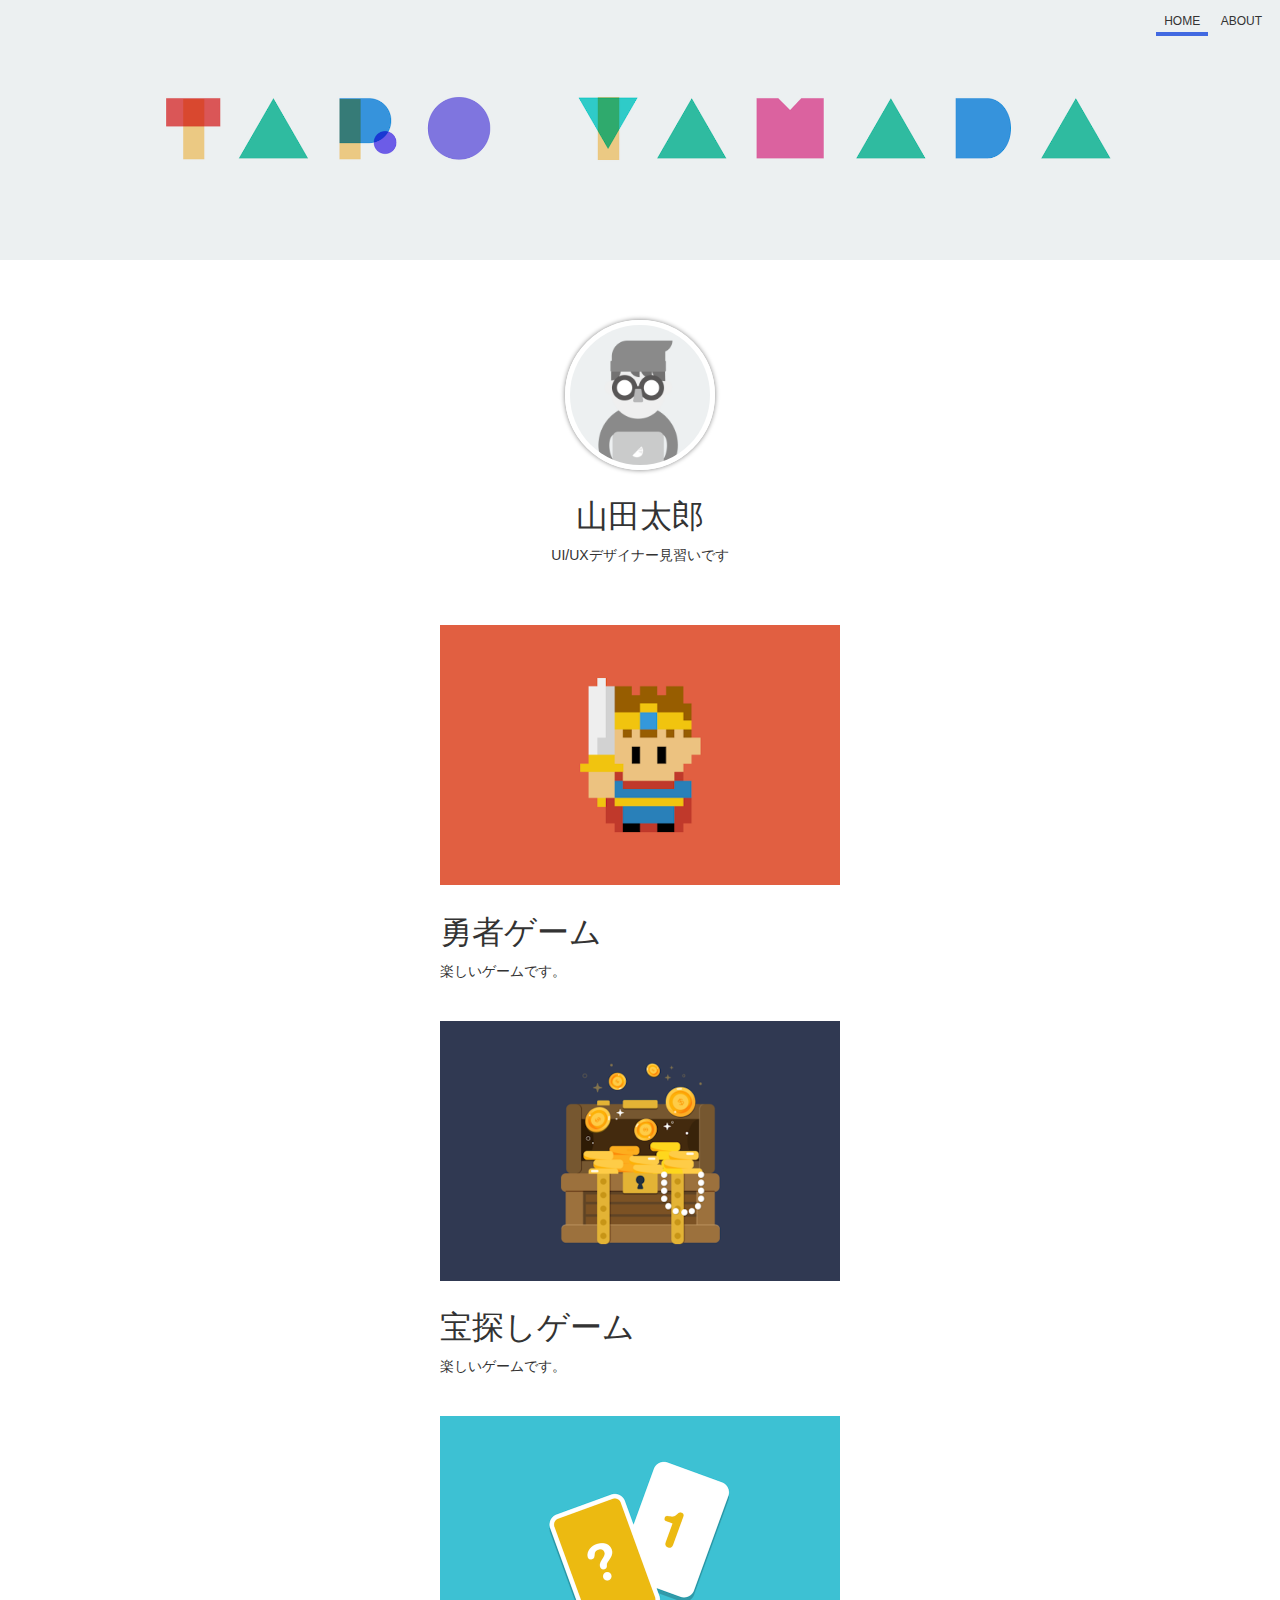
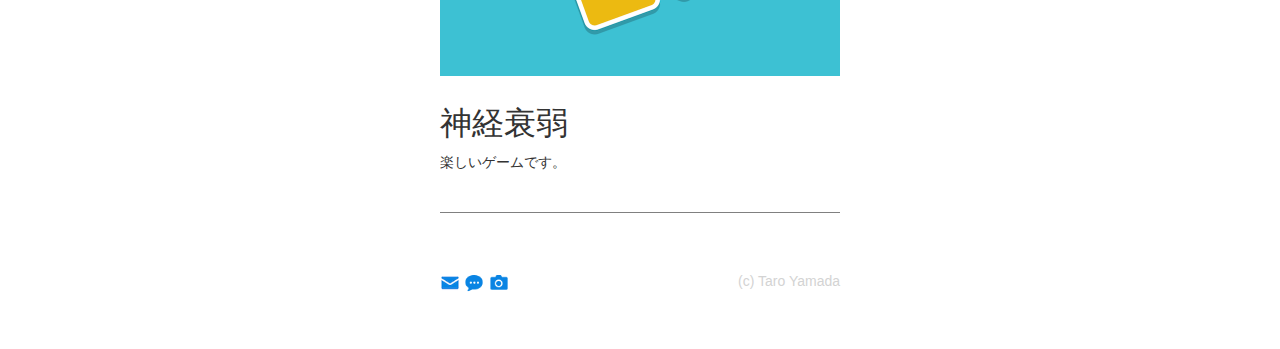
<file: WebContent/index.html>
<!DOCTYPE html>
<html>
<head>
	<meta charset="UTF-8">
	<title>太郎のポートフォリオサイト</title>
	<link rel="icon" href="favicon.ico">
	<meta name="description" content="太郎のポートフォリオサイトです。">
	<link rel="stylesheet" href="css/styles.css">
</head>
<body>
	<header>
		<nav>
			<ul>
				<li class="current">
					<a href="index.html">
						HOME
					</a>
				</li>
				<li>
					<a href="about.html">
						ABOUT
					</a>
				</li>
			</ul>
		</nav>
	</header>

	<section>
		<img src="img/taro.png" width="140" height="140" alt="太郎アイコン" class="icon">
		<h1>山田太郎</h1>
		<p>UI/UXデザイナー見習いです</p>

		<div class="works">
		<section>
			<img src="img/work1.png" width="400" height="260" alt="勇者ゲーム">
			<h1>勇者ゲーム</h1>
			<p>楽しいゲームです。</p>
		</section>

		<section>
			<img src="img/work2.png" width="400" height="260" alt="宝探しゲーム">
			<h1>宝探しゲーム</h1>
			<p>楽しいゲームです。</p>
		</section>

		<section>
			<img src="img/work3.png" width="400" height="260" alt="神経衰弱">
			<h1>神経衰弱</h1>
			<p>楽しいゲームです。</p>
		</section>
		</div>
	</section>

	<footer>
		<ul>
			<li>
				<a href="mailto:hellomikapecia@gmail.com" target="_blank">
					<img src="img/mail.png" width="20" height="20" alt="メール送信">
				</a>
			</li>
			<li>
				<a href="https://dotinstall.com" target="_blank">
					<img src="img/blog.png" width="20" height="20" alt="ブログサイトへ">
				</a>
			</li>
			<li>
				<a href="https://dotinstall.com" target="_blank">
					<img src="img/photos.png" width="20" height="20" alt="写真サイトへ">
				</a>
			</li>
		</ul>

		<p>(c) Taro Yamada</p>
	</footer>
</body>
</html>
</file>
<file: WebContent/css/styles.css>
@charset "UTF-8";

body{
	color: #333;
	font-family: Verdana, sans-serif;
	margin: 0;
}

header{
	text-align: right;
	padding: 10px;
	background-image: url(../img/header.png);
	height: 240px;
	background-size: cover;
	background-position: 50% 50%;
	margin-bottom: 60px;
}

header ul{
	margin: 0;
	list-style-type: none;
	padding-left: 0;
}

header li{
	display: inline-block;
	padding: 4px 8px;
	font-size: 12px;
}

header li > a{
	text-decoration: none;
	color: inherit;

}

header li > a:hover {
	color: royalblue;
}

.current{
	border-bottom: 4px solid royalblue;
}

section{
	text-align: center;
}

section h1{
	font-weight: normal;
	margin-bottom: 8px;
}
section p{
	margin-top: 0;
	font-size: 14px;
}

.icon{
	border-radius: 50%;
	border: white 5px solid;
	box-shadow: 0 0 5px gray;
}

.works{
	width: 400px;
	margin: 60px auto;
	border-bottom: 1px solid gray;
}

.works section {
	margin-bottom: 40px;
}

.works h1,
.works p{
	text-align:  left;
}

footer{
	width: 400px;
	margin: 0 auto 60px;
}

footer ul{
	margin: 0;
	list-style-type: none;
	padding-left: 0;
	float: left;
}

footer li{
	display: inline-block;
}

footer li > a:hover {
	opacity: 0.6;
}

footer p {
	color: lightgray;
	font-size: 14px;
	text-align: right;
}
</file>
